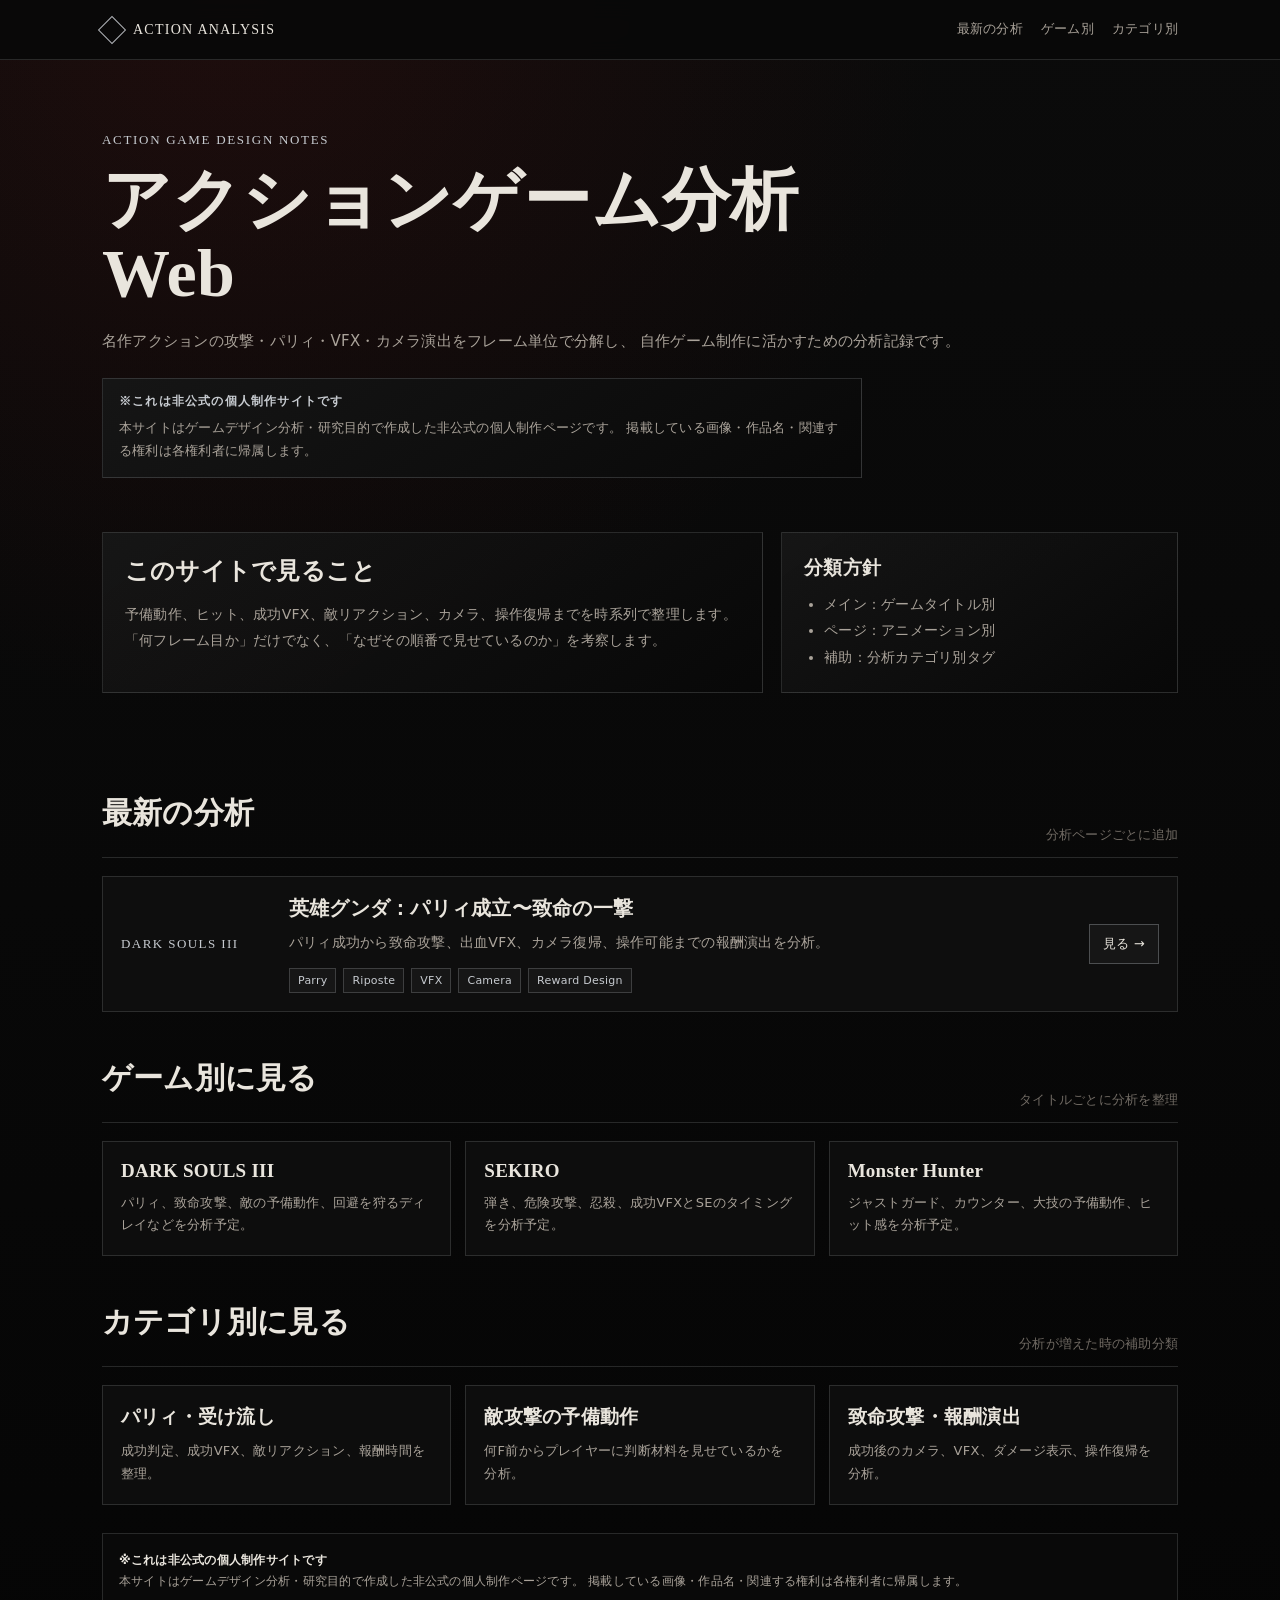
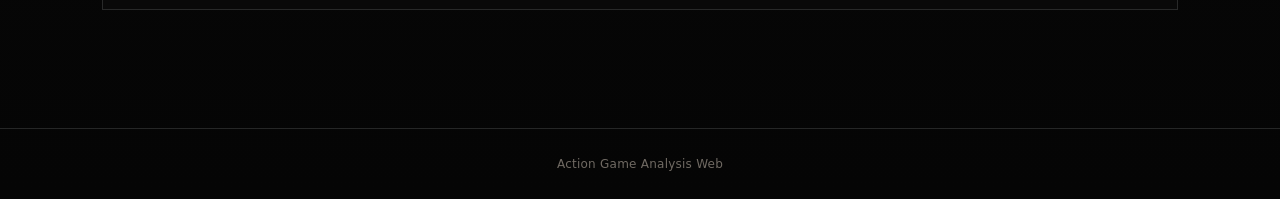
<file: index.html>
<!doctype html>
<html lang="ja">
<head>
    <meta charset="utf-8">
    <meta name="viewport" content="width=device-width, initial-scale=1">
    <title>アクションゲーム分析Web</title>
    <meta name="description" content="名作アクションの攻撃・パリィ・VFX・カメラ演出をフレーム単位で分解する分析サイト。">
    <link rel="stylesheet" href="assets/css/style.css">

    <!-- Google tag (gtag.js) -->
    <script async src="https://www.googletagmanager.com/gtag/js?id=G-NN587WGLJ1"></script>
    <script>
        window.dataLayer = window.dataLayer || [];
        function gtag() { dataLayer.push(arguments); }
        gtag('js', new Date());

        gtag('config', 'G-NN587WGLJ1');
    </script>
</head>

<body>
    <header class="site-header">
        <div class="header-inner">
            <a class="logo" href="index.html">
                <span class="logo-mark"></span>
                <span>Action Analysis</span>
            </a>

            <nav class="header-nav">
                <a href="#latest">最新の分析</a>
                <a href="#games">ゲーム別</a>
                <a href="#categories">カテゴリ別</a>
            </nav>
        </div>
    </header>

    <section class="hero">
        <div class="kicker">Action Game Design Notes</div>
        <h1>アクションゲーム分析Web</h1>
        <p>
            名作アクションの攻撃・パリィ・VFX・カメラ演出をフレーム単位で分解し、
            自作ゲーム制作に活かすための分析記録です。
        </p>

        <div class="hero-note">
            <strong>※これは非公式の個人制作サイトです</strong>
            <span>
                本サイトはゲームデザイン分析・研究目的で作成した非公式の個人制作ページです。
                掲載している画像・作品名・関連する権利は各権利者に帰属します。
            </span>
        </div>
    </section>

    <section class="quick-notes">
        <div class="note-panel">
            <h2>このサイトで見ること</h2>
            <p>
                予備動作、ヒット、成功VFX、敵リアクション、カメラ、操作復帰までを時系列で整理します。
                「何フレーム目か」だけでなく、「なぜその順番で見せているのか」を考察します。
            </p>
        </div>

        <div class="note-panel">
            <h3>分類方針</h3>
            <ul>
                <li>メイン：ゲームタイトル別</li>
                <li>ページ：アニメーション別</li>
                <li>補助：分析カテゴリ別タグ</li>
            </ul>
        </div>
    </section>

    <main class="main">
        <section id="latest">
            <div class="section-title">
                <h2>最新の分析</h2>
                <p>分析ページごとに追加</p>
            </div>

            <div class="analysis-list">
                <article class="analysis-item">
                    <div class="game-label">DARK SOULS III</div>

                    <div>
                        <h3>英雄グンダ：パリィ成立〜致命の一撃</h3>
                        <p>
                            パリィ成功から致命攻撃、出血VFX、カメラ復帰、操作可能までの報酬演出を分析。
                        </p>

                        <div class="tags">
                            <span class="tag">Parry</span>
                            <span class="tag">Riposte</span>
                            <span class="tag">VFX</span>
                            <span class="tag">Camera</span>
                            <span class="tag">Reward Design</span>
                        </div>
                    </div>

                    <a class="btn" href="pages/ds3/gundyr-parry.html">見る →</a>
                </article>
            </div>
        </section>

        <section id="games">
            <div class="section-title">
                <h2>ゲーム別に見る</h2>
                <p>タイトルごとに分析を整理</p>
            </div>

            <div class="game-grid">
                <article class="small-card">
                    <h3>DARK SOULS III</h3>
                    <p>パリィ、致命攻撃、敵の予備動作、回避を狩るディレイなどを分析予定。</p>
                </article>

                <article class="small-card">
                    <h3>SEKIRO</h3>
                    <p>弾き、危険攻撃、忍殺、成功VFXとSEのタイミングを分析予定。</p>
                </article>

                <article class="small-card">
                    <h3>Monster Hunter</h3>
                    <p>ジャストガード、カウンター、大技の予備動作、ヒット感を分析予定。</p>
                </article>
            </div>
        </section>

        <section id="categories">
            <div class="section-title">
                <h2>カテゴリ別に見る</h2>
                <p>分析が増えた時の補助分類</p>
            </div>

            <div class="category-grid">
                <article class="small-card">
                    <h3>パリィ・受け流し</h3>
                    <p>成功判定、成功VFX、敵リアクション、報酬時間を整理。</p>
                </article>

                <article class="small-card">
                    <h3>敵攻撃の予備動作</h3>
                    <p>何F前からプレイヤーに判断材料を見せているかを分析。</p>
                </article>

                <article class="small-card">
                    <h3>致命攻撃・報酬演出</h3>
                    <p>成功後のカメラ、VFX、ダメージ表示、操作復帰を分析。</p>
                </article>
            </div>
        </section>

        <div class="rights">
            <strong>※これは非公式の個人制作サイトです</strong><br>
            本サイトはゲームデザイン分析・研究目的で作成した非公式の個人制作ページです。
            掲載している画像・作品名・関連する権利は各権利者に帰属します。
        </div>
    </main>

    <footer class="footer">
        Action Game Analysis Web
    </footer>

    <script src="assets/js/main.js"></script>
</body>
</html>
</file>
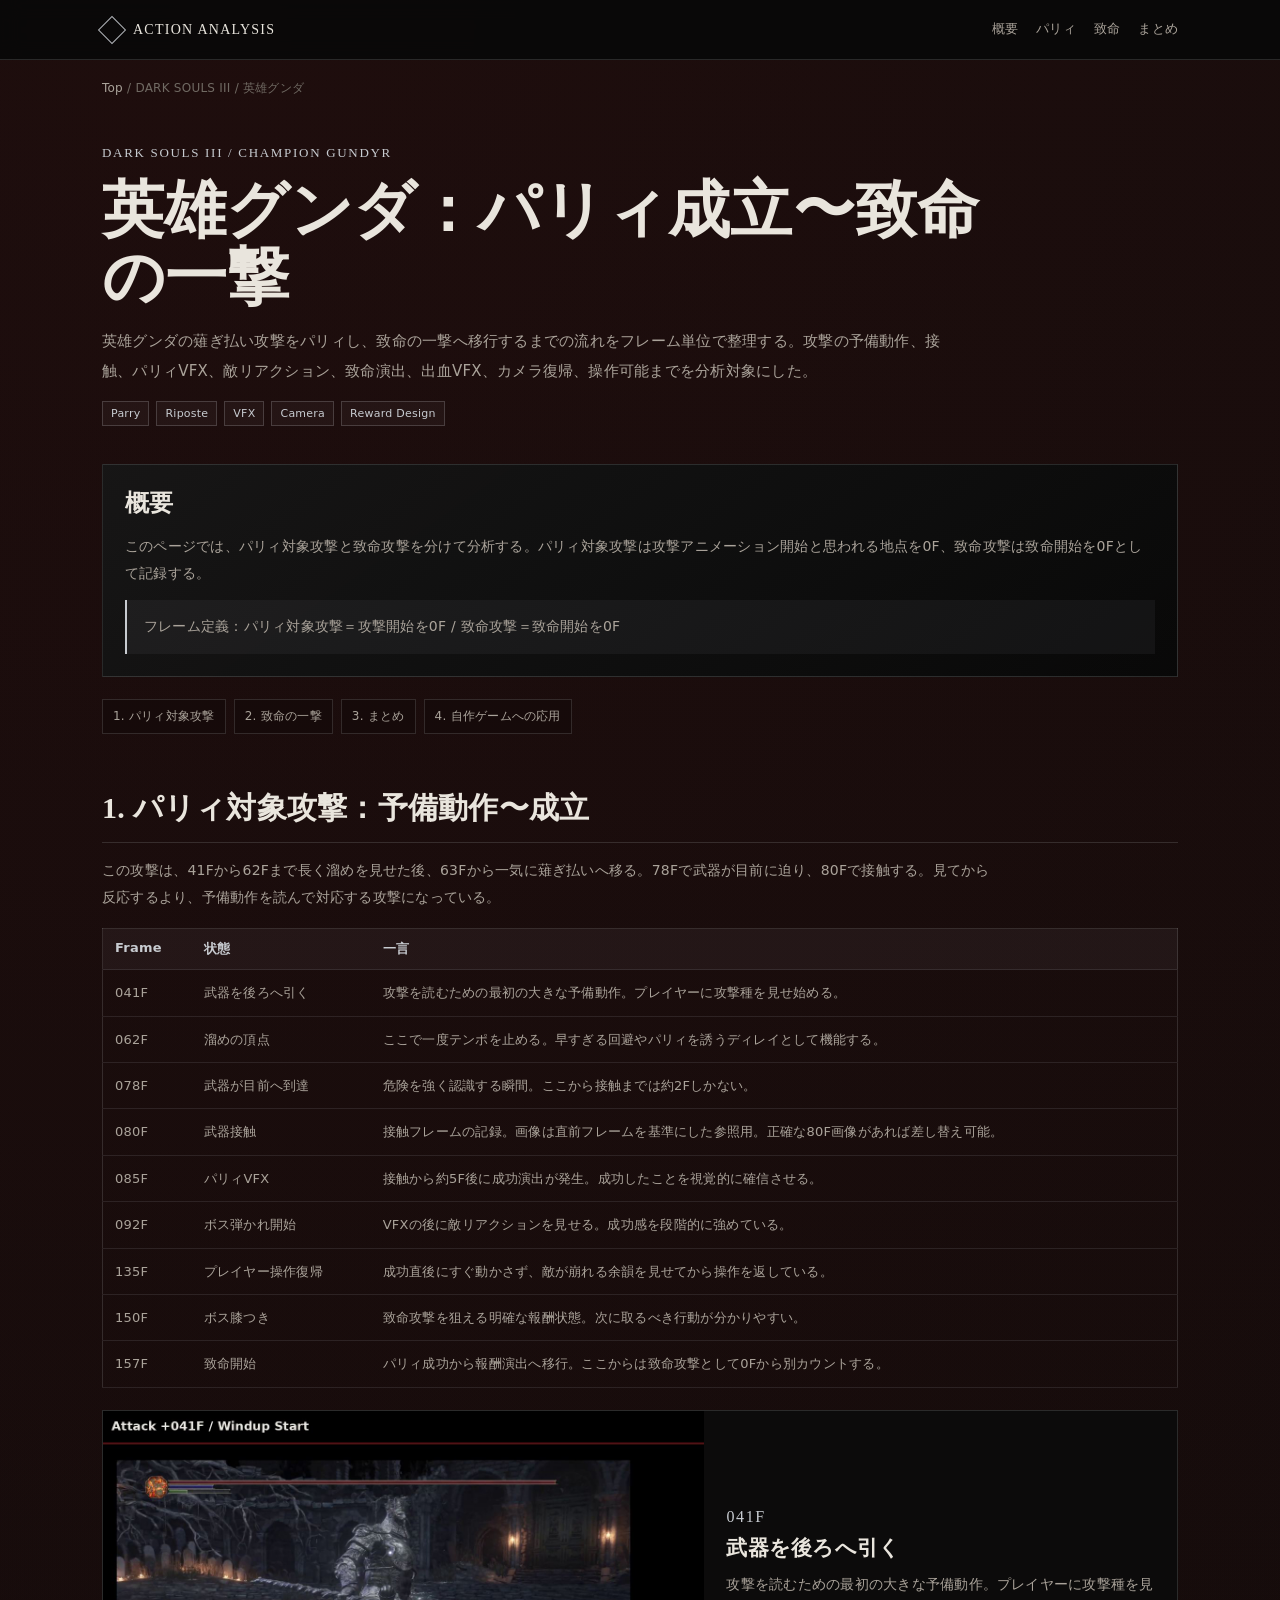
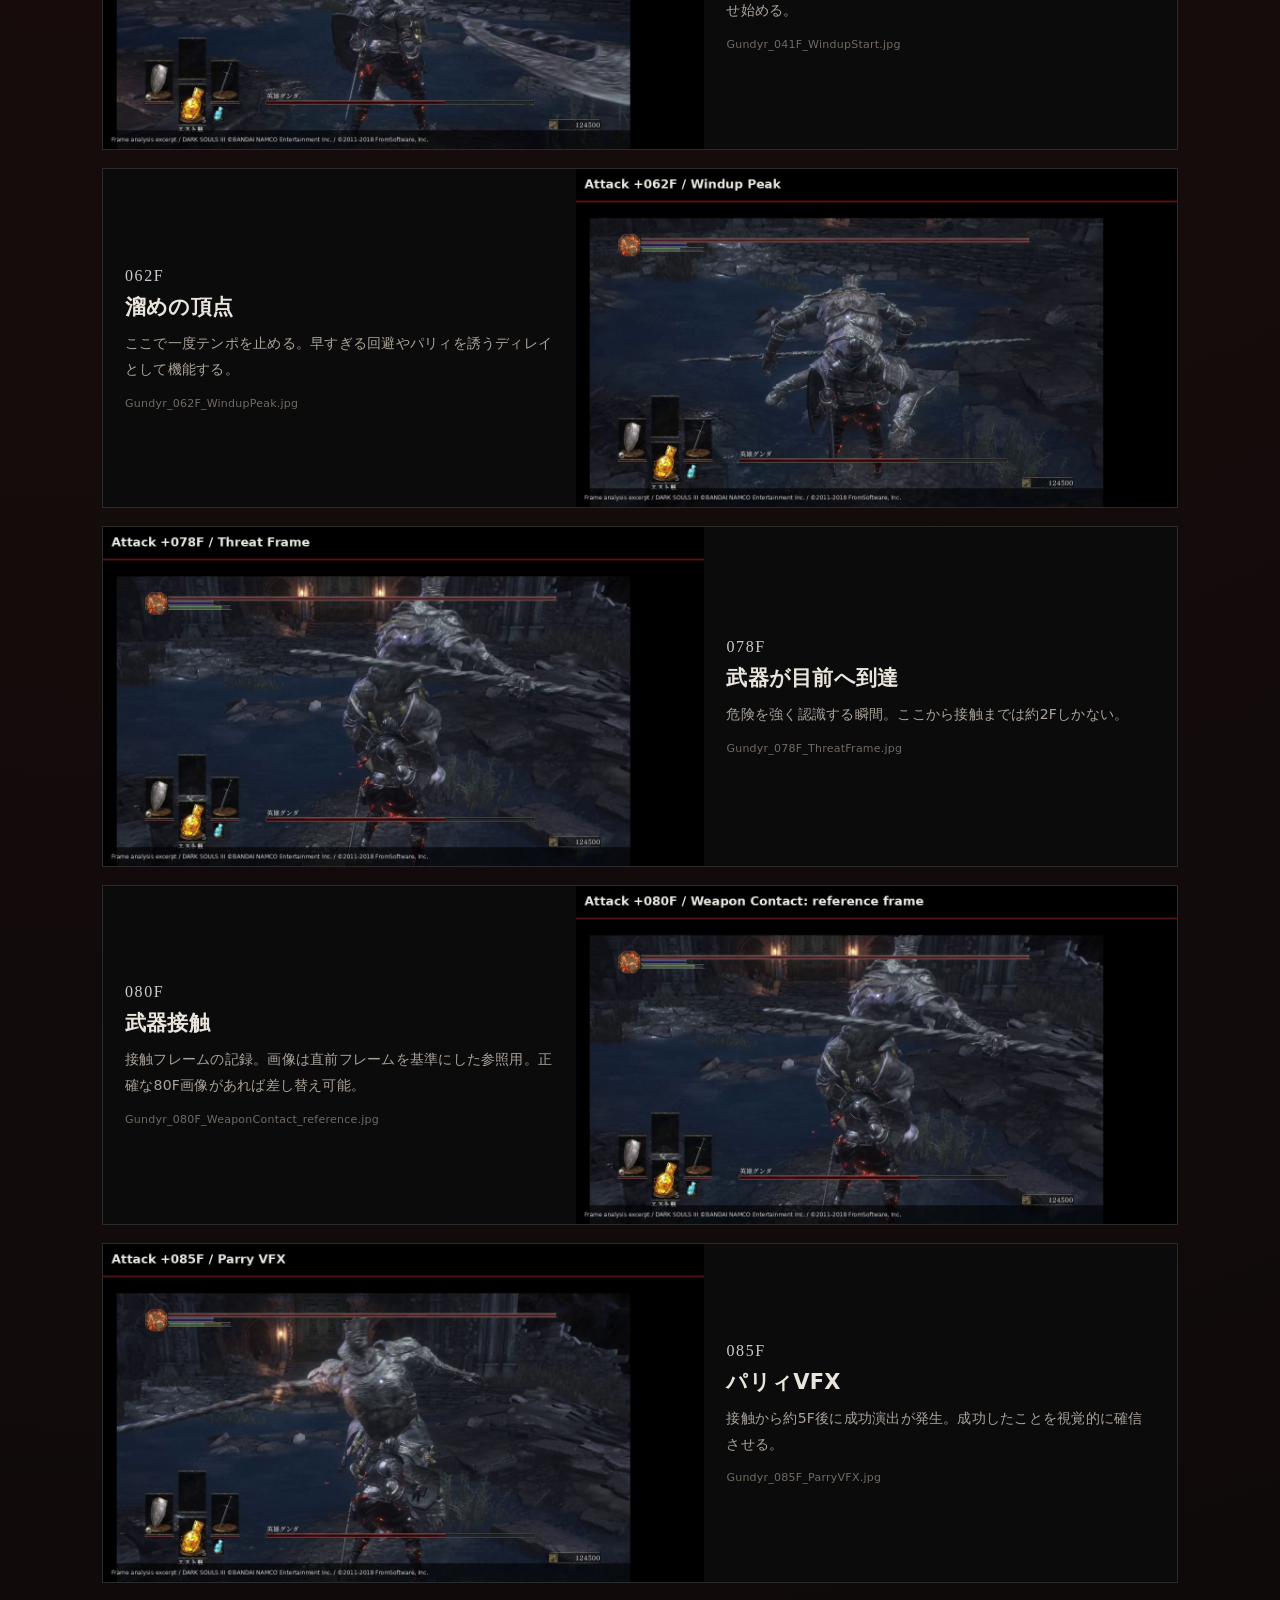
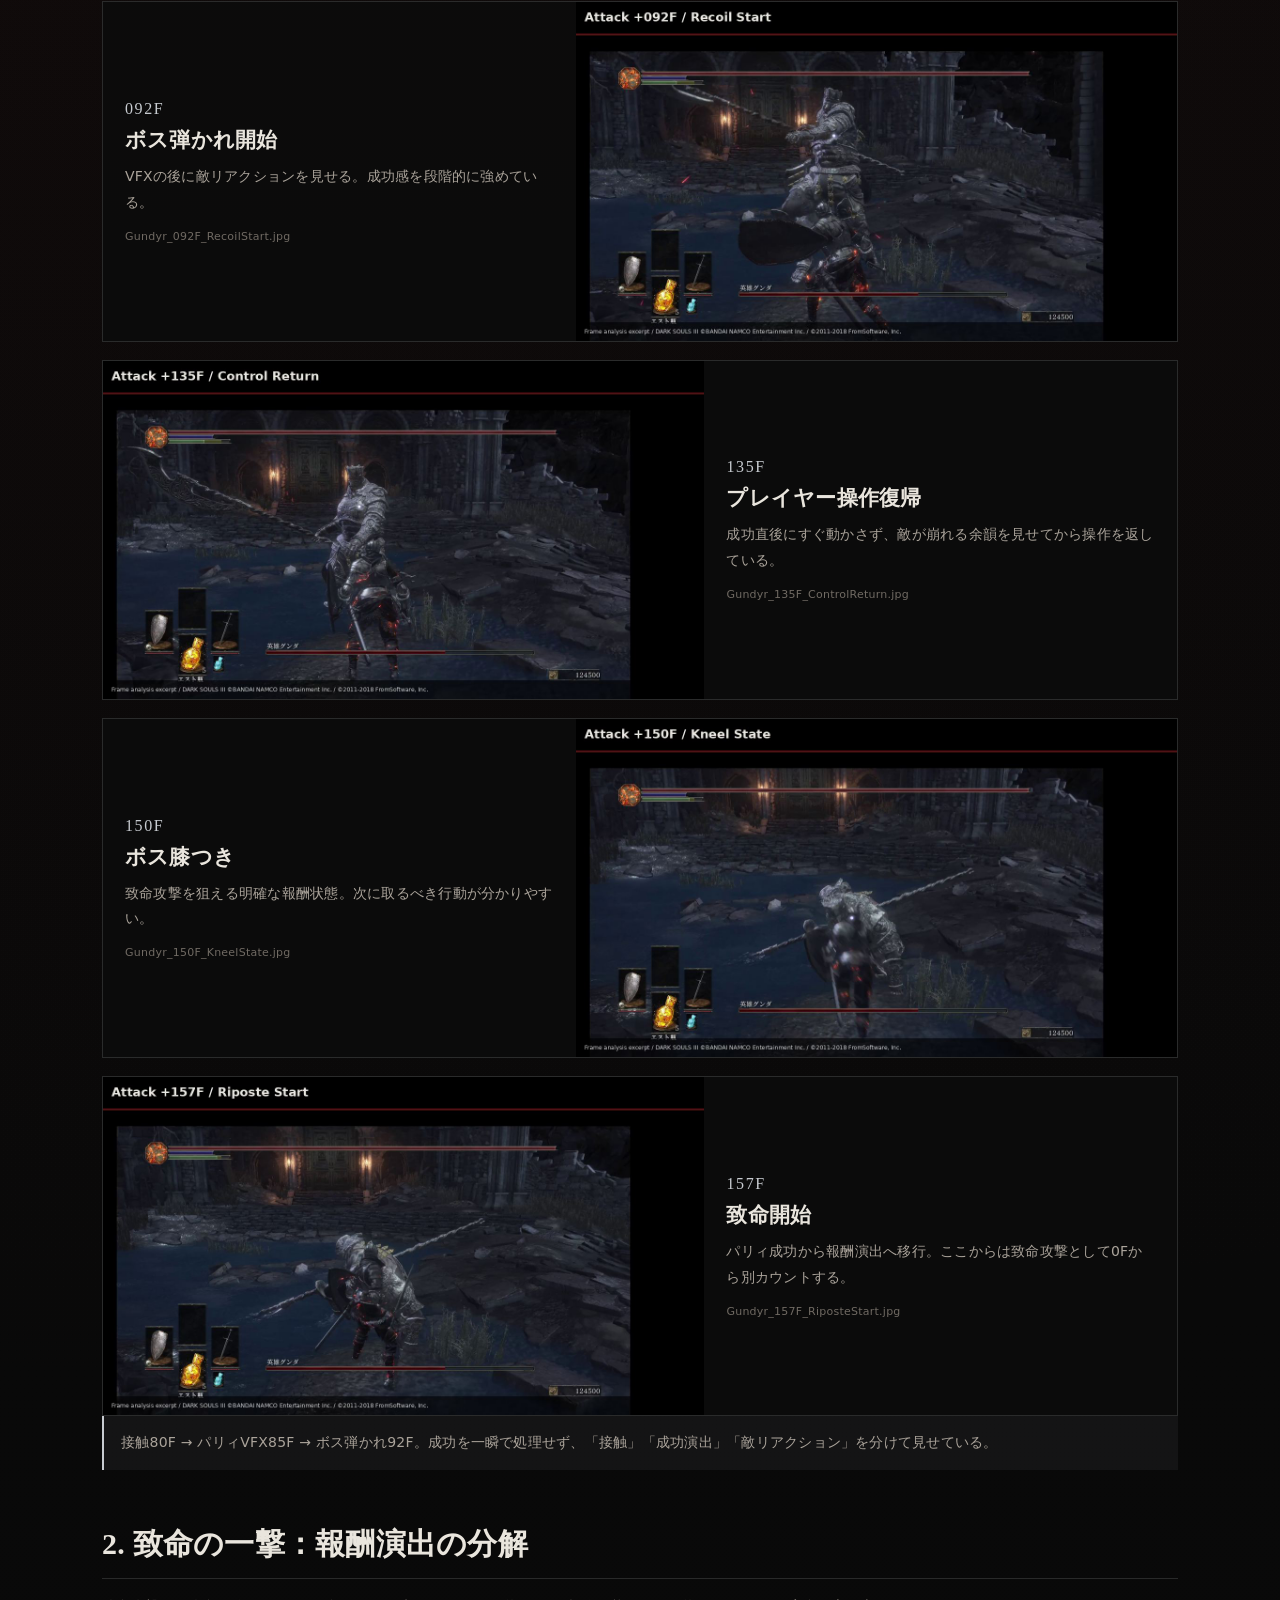
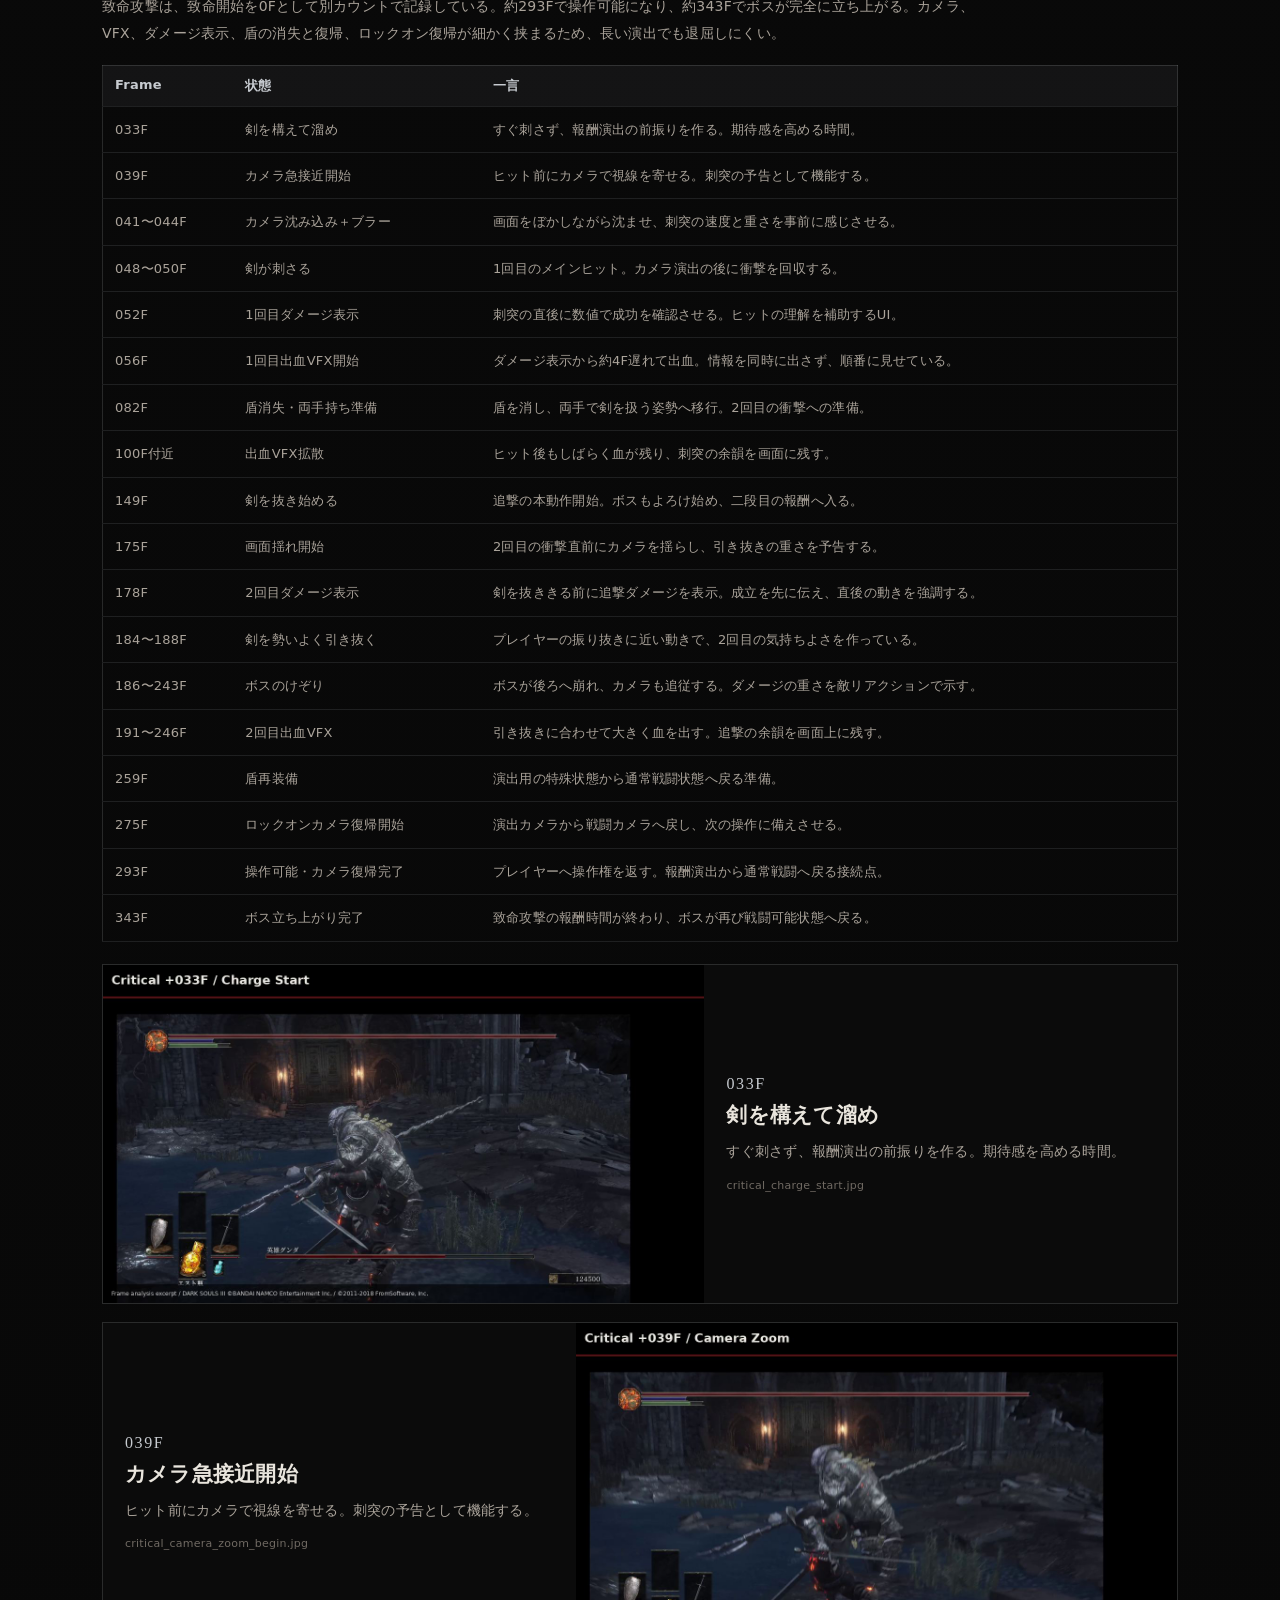
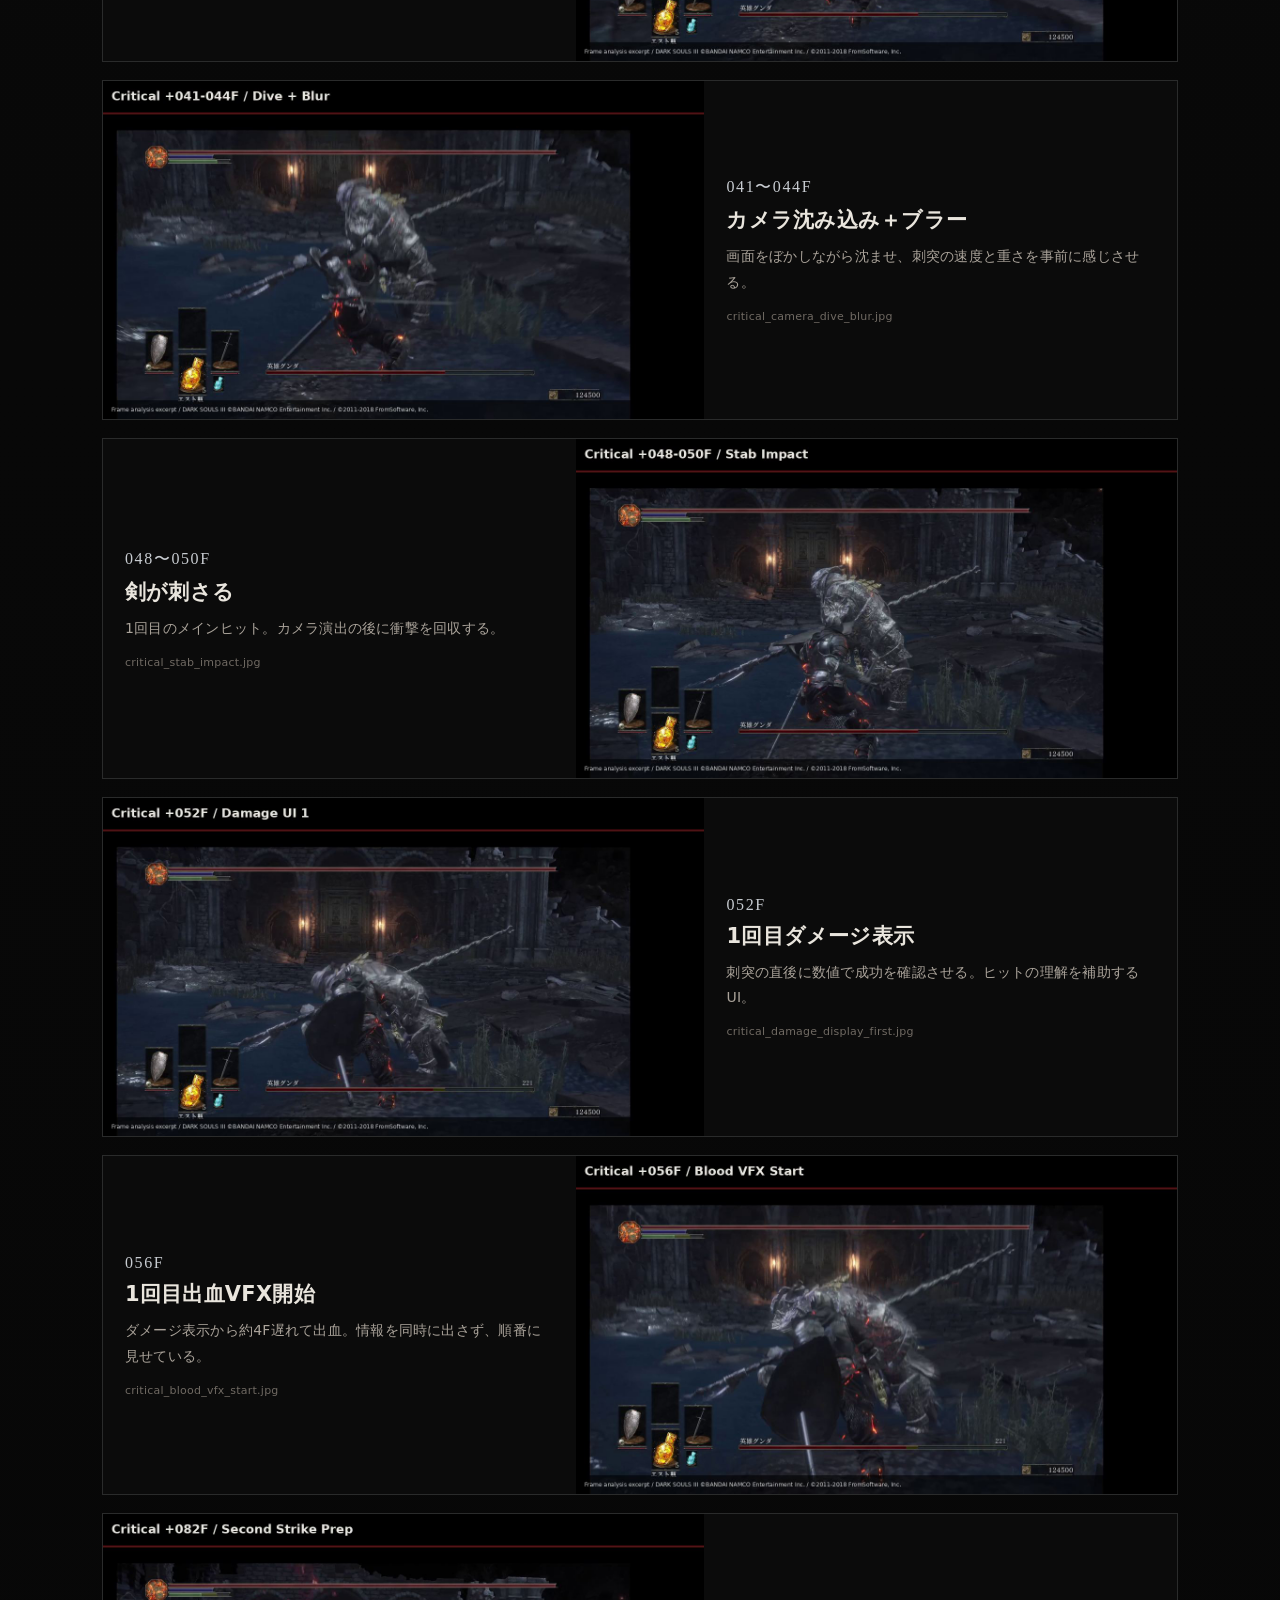
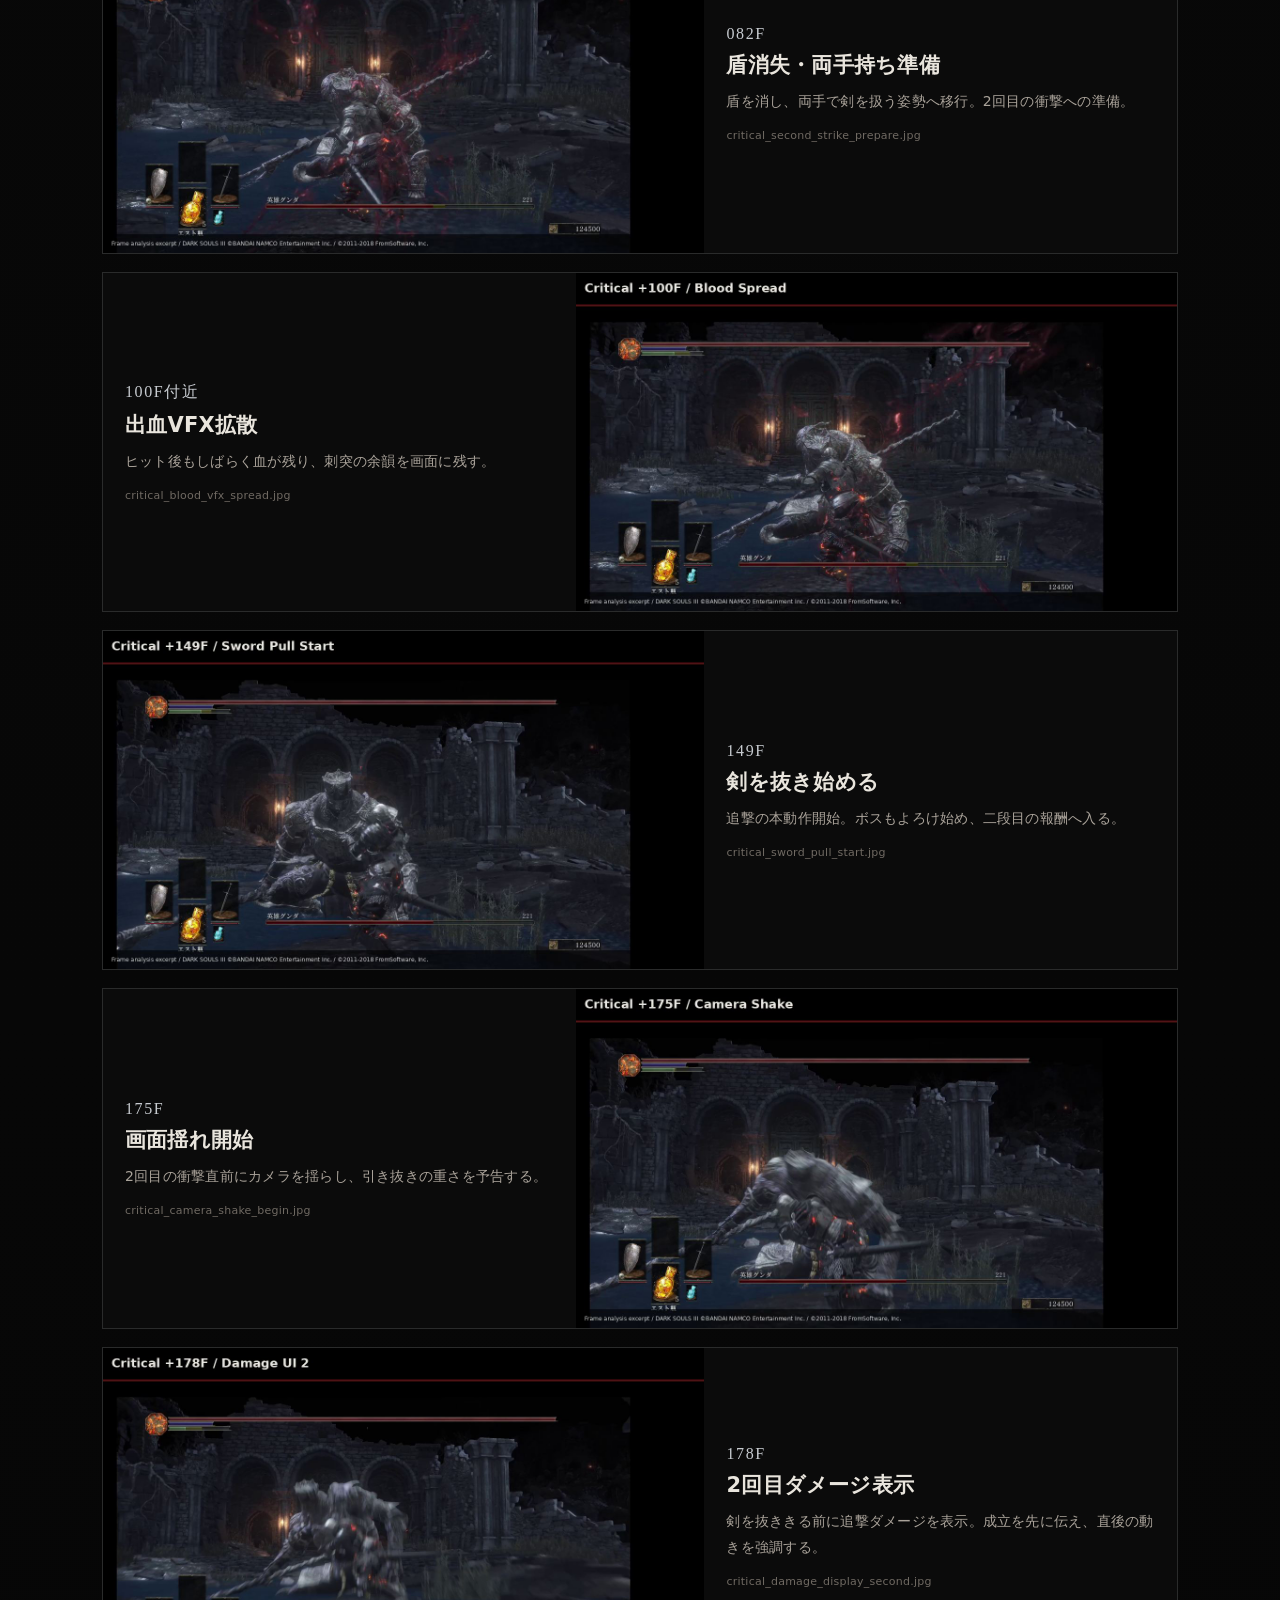
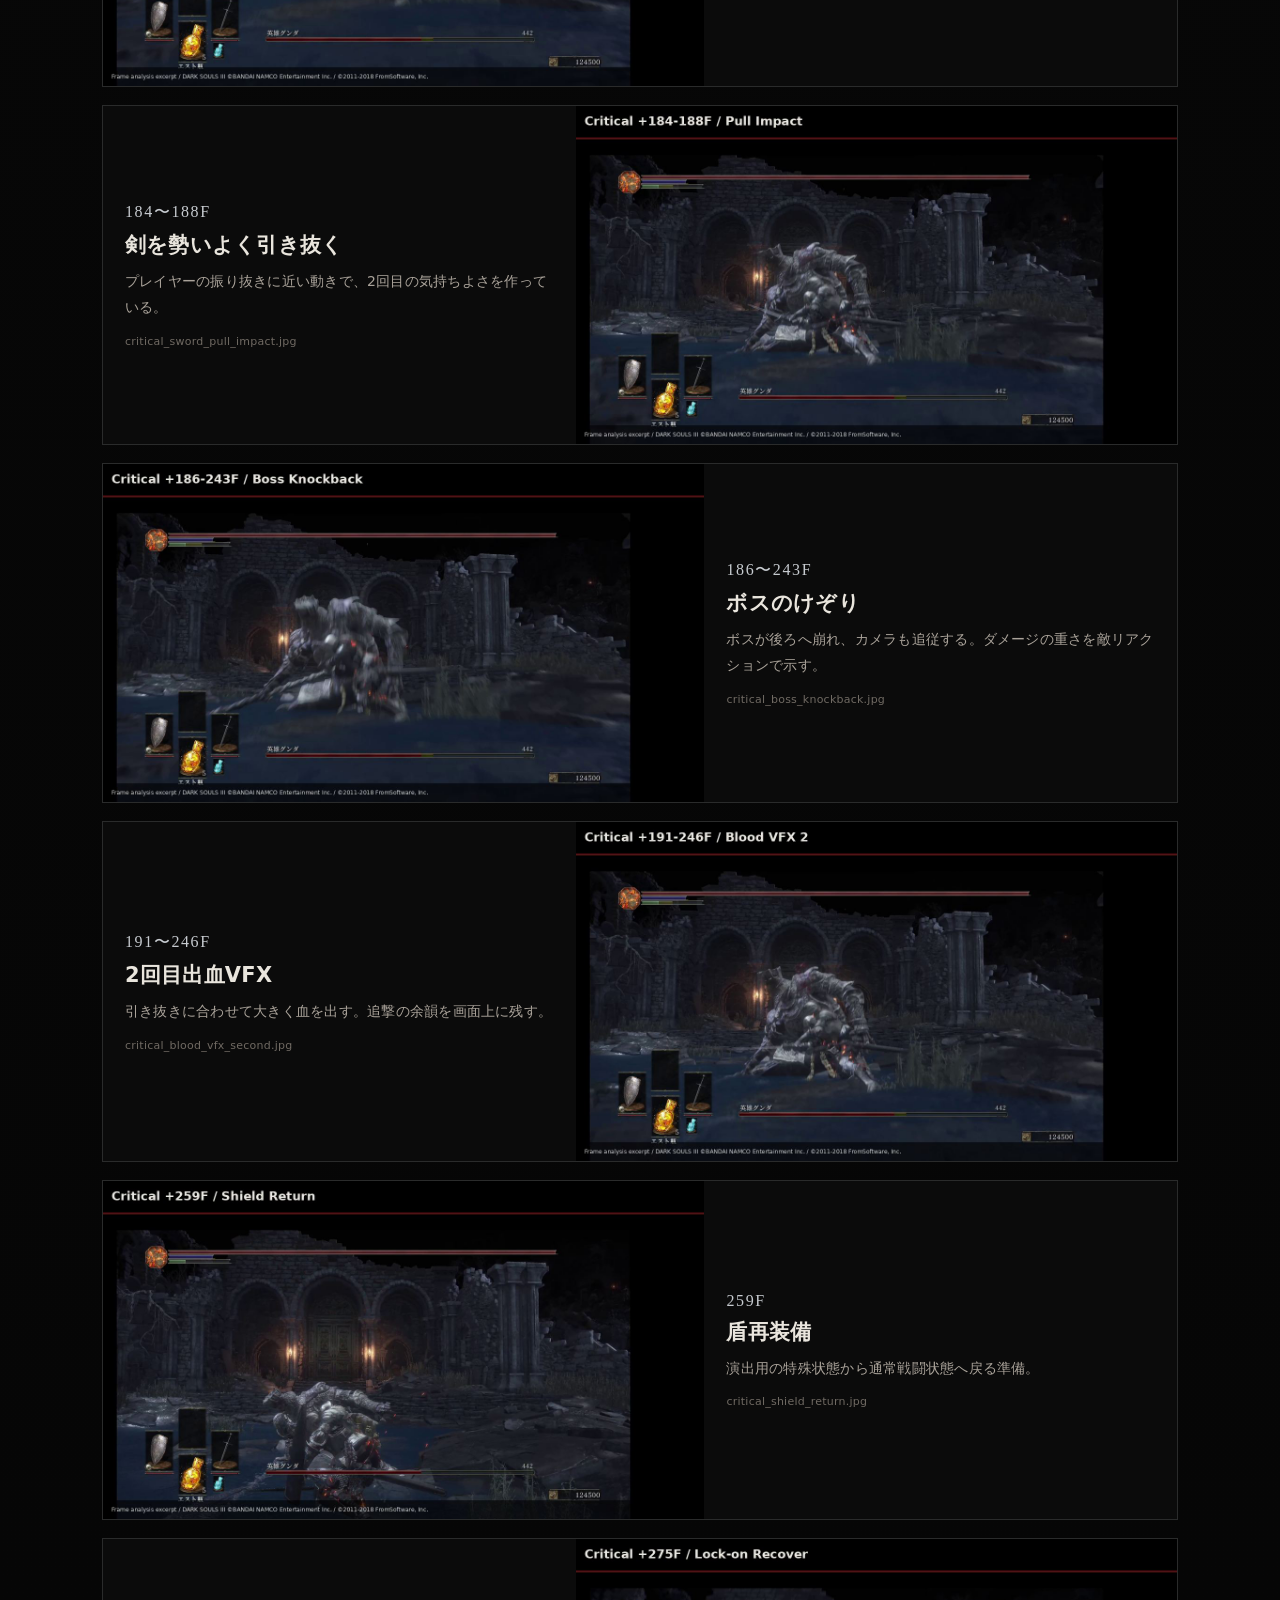
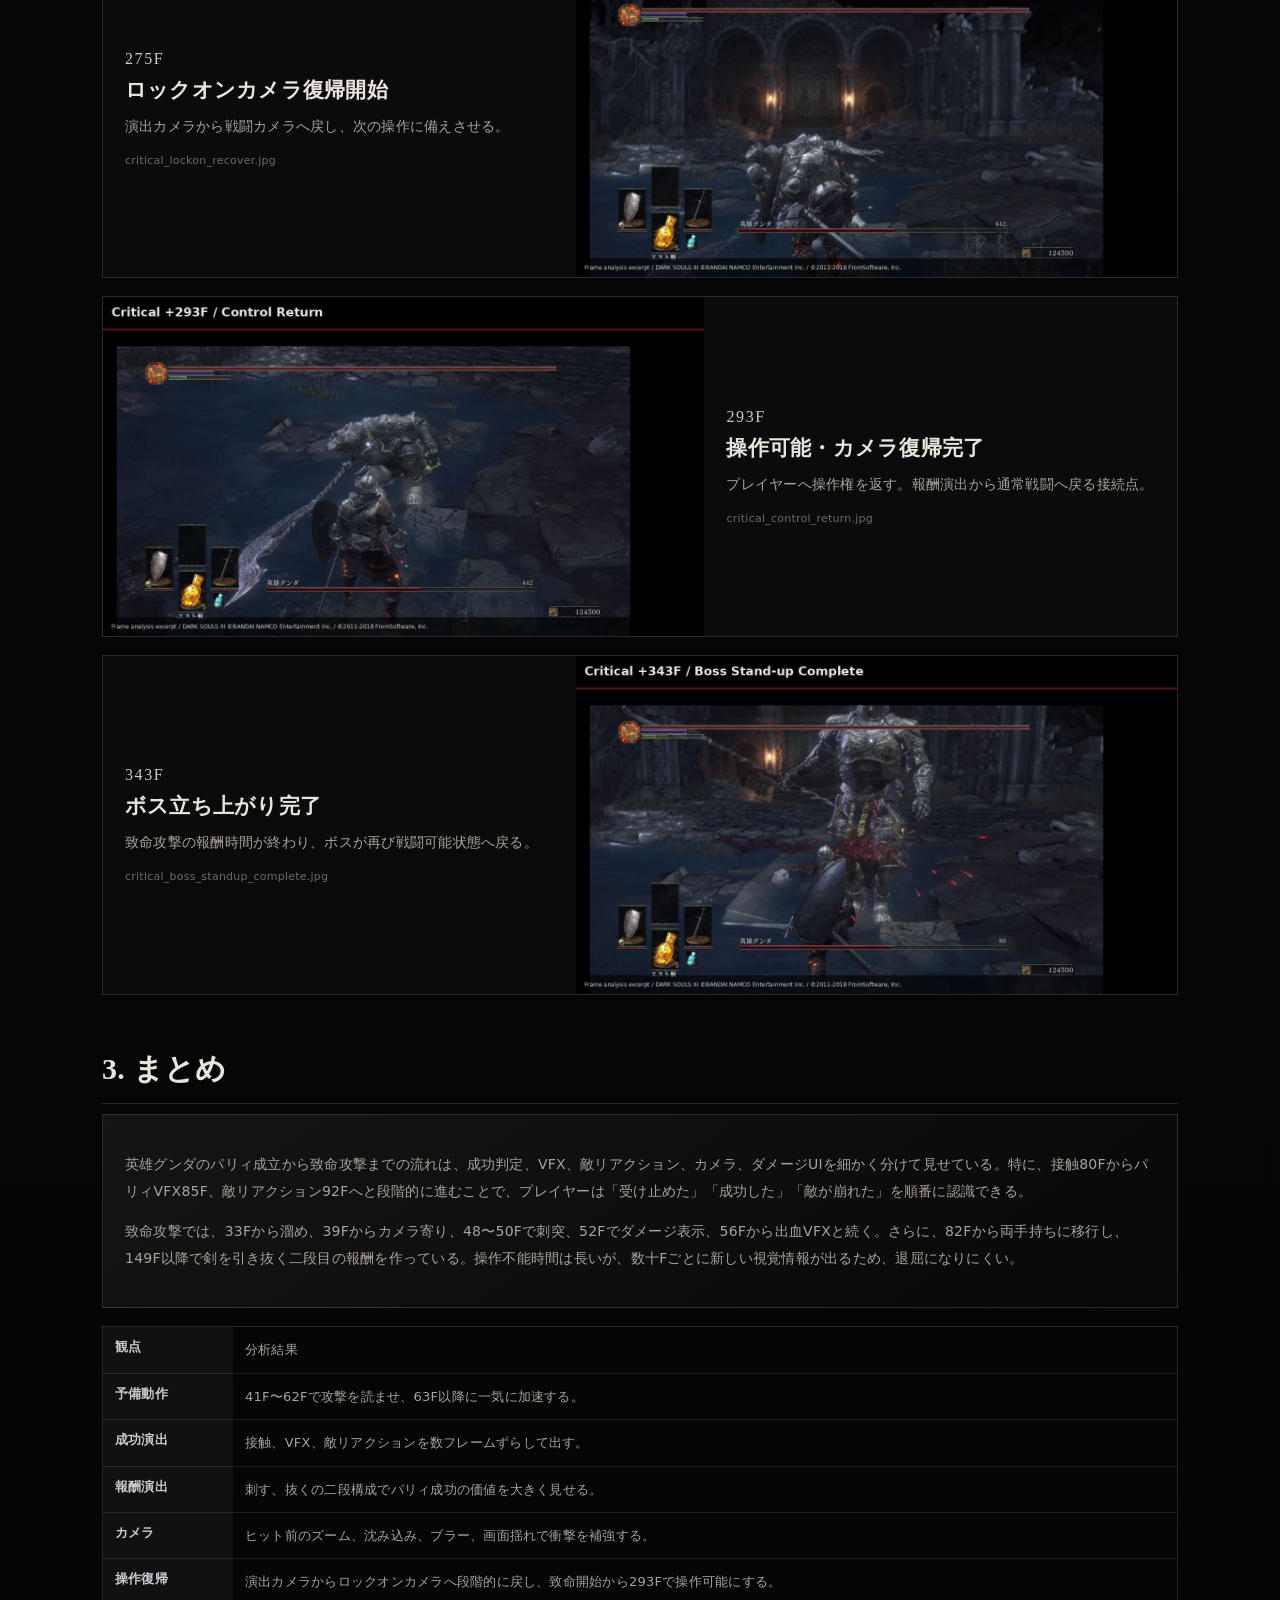
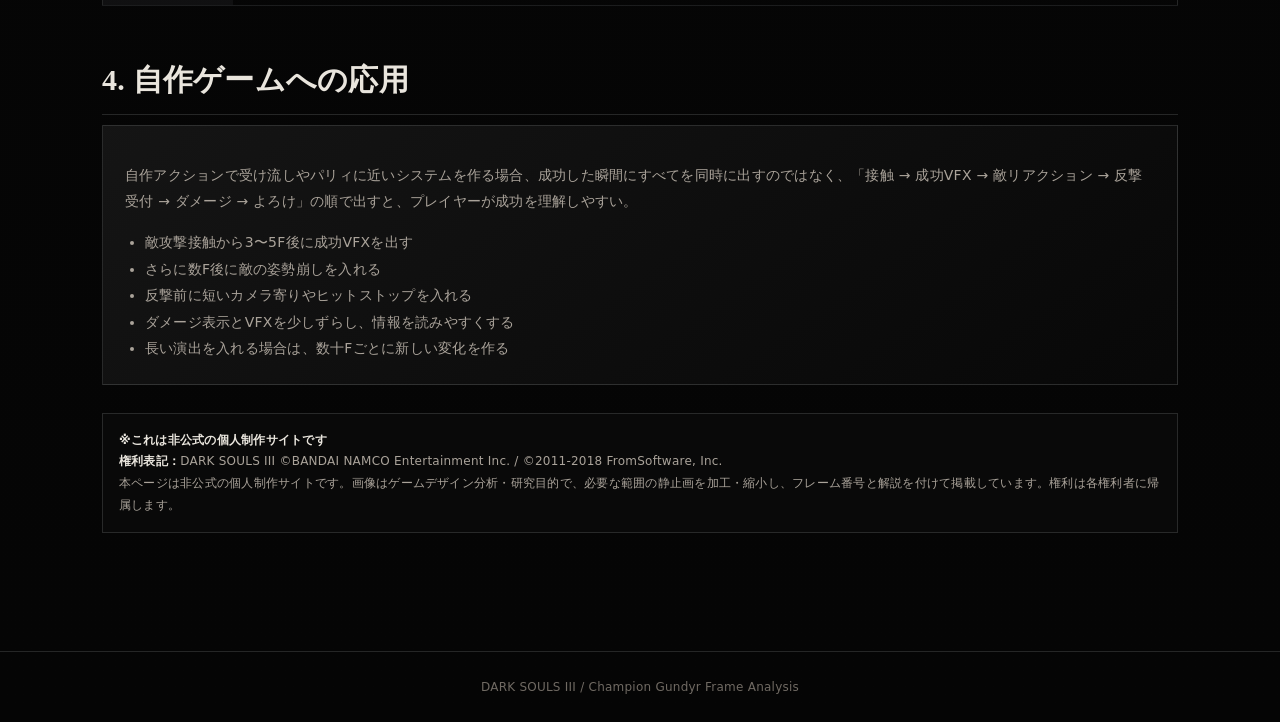
<file: pages/ds3/gundyr-parry.html>
<!doctype html><html lang="ja"><head><meta charset="utf-8"><meta name="viewport" content="width=device-width, initial-scale=1"><title>英雄グンダ：パリィ成立〜致命の一撃分析</title><meta name="description" content="DARK SOULS III 英雄グンダのパリィ成立から致命攻撃までをフレーム単位で分析。"><link rel="stylesheet" href="../../assets/css/style.css"></head><body><header class="site-header"><div class="header-inner"><a class="logo" href="../../index.html"><span class="logo-mark"></span><span>Action Analysis</span></a><nav class="header-nav"><a href="#overview">概要</a><a href="#parry">パリィ</a><a href="#critical">致命</a><a href="#summary">まとめ</a></nav></div></header><div class="breadcrumb"><a href="../../index.html">Top</a> / DARK SOULS III / 英雄グンダ</div><section class="page-hero"><div class="kicker">DARK SOULS III / Champion Gundyr</div><h1>英雄グンダ：パリィ成立〜致命の一撃</h1><p>英雄グンダの薙ぎ払い攻撃をパリィし、致命の一撃へ移行するまでの流れをフレーム単位で整理する。攻撃の予備動作、接触、パリィVFX、敵リアクション、致命演出、出血VFX、カメラ復帰、操作可能までを分析対象にした。</p><div class="tags"><span class="tag">Parry</span><span class="tag">Riposte</span><span class="tag">VFX</span><span class="tag">Camera</span><span class="tag">Reward Design</span></div></section><main class="main"><section id="overview" class="summary-panel"><h2>概要</h2><p>このページでは、パリィ対象攻撃と致命攻撃を分けて分析する。パリィ対象攻撃は攻撃アニメーション開始と思われる地点を0F、致命攻撃は致命開始を0Fとして記録する。</p><div class="rule-box">フレーム定義：パリィ対象攻撃＝攻撃開始を0F / 致命攻撃＝致命開始を0F</div></section><div class="local-nav"><a href="#parry">1. パリィ対象攻撃</a><a href="#critical">2. 致命の一撃</a><a href="#summary">3. まとめ</a><a href="#apply">4. 自作ゲームへの応用</a></div><section class="analysis-section" id="parry"><h2>1. パリィ対象攻撃：予備動作〜成立</h2><p class="section-lead">この攻撃は、41Fから62Fまで長く溜めを見せた後、63Fから一気に薙ぎ払いへ移る。78Fで武器が目前に迫り、80Fで接触する。見てから反応するより、予備動作を読んで対応する攻撃になっている。</p><table class="frame-table"><tr><th>Frame</th><th>状態</th><th>一言</th></tr><tr><td>041F</td><td>武器を後ろへ引く</td><td>攻撃を読むための最初の大きな予備動作。プレイヤーに攻撃種を見せ始める。</td></tr>
<tr><td>062F</td><td>溜めの頂点</td><td>ここで一度テンポを止める。早すぎる回避やパリィを誘うディレイとして機能する。</td></tr>
<tr><td>078F</td><td>武器が目前へ到達</td><td>危険を強く認識する瞬間。ここから接触までは約2Fしかない。</td></tr>
<tr><td>080F</td><td>武器接触</td><td>接触フレームの記録。画像は直前フレームを基準にした参照用。正確な80F画像があれば差し替え可能。</td></tr>
<tr><td>085F</td><td>パリィVFX</td><td>接触から約5F後に成功演出が発生。成功したことを視覚的に確信させる。</td></tr>
<tr><td>092F</td><td>ボス弾かれ開始</td><td>VFXの後に敵リアクションを見せる。成功感を段階的に強めている。</td></tr>
<tr><td>135F</td><td>プレイヤー操作復帰</td><td>成功直後にすぐ動かさず、敵が崩れる余韻を見せてから操作を返している。</td></tr>
<tr><td>150F</td><td>ボス膝つき</td><td>致命攻撃を狙える明確な報酬状態。次に取るべき行動が分かりやすい。</td></tr>
<tr><td>157F</td><td>致命開始</td><td>パリィ成功から報酬演出へ移行。ここからは致命攻撃として0Fから別カウントする。</td></tr></table><div class="frame-list"><article class="frame-card"><div class="frame-image"><img src="../../assets/images/ds3_gundyr_parry/Gundyr_041F_WindupStart.jpg" alt="041F 武器を後ろへ引く"></div><div class="frame-text"><div class="frame-no">041F</div><h3>武器を後ろへ引く</h3><p>攻撃を読むための最初の大きな予備動作。プレイヤーに攻撃種を見せ始める。</p><div class="frame-meta">Gundyr_041F_WindupStart.jpg</div></div></article>
<article class="frame-card"><div class="frame-image"><img src="../../assets/images/ds3_gundyr_parry/Gundyr_062F_WindupPeak.jpg" alt="062F 溜めの頂点"></div><div class="frame-text"><div class="frame-no">062F</div><h3>溜めの頂点</h3><p>ここで一度テンポを止める。早すぎる回避やパリィを誘うディレイとして機能する。</p><div class="frame-meta">Gundyr_062F_WindupPeak.jpg</div></div></article>
<article class="frame-card"><div class="frame-image"><img src="../../assets/images/ds3_gundyr_parry/Gundyr_078F_ThreatFrame.jpg" alt="078F 武器が目前へ到達"></div><div class="frame-text"><div class="frame-no">078F</div><h3>武器が目前へ到達</h3><p>危険を強く認識する瞬間。ここから接触までは約2Fしかない。</p><div class="frame-meta">Gundyr_078F_ThreatFrame.jpg</div></div></article>
<article class="frame-card"><div class="frame-image"><img src="../../assets/images/ds3_gundyr_parry/Gundyr_080F_WeaponContact_reference.jpg" alt="080F 武器接触"></div><div class="frame-text"><div class="frame-no">080F</div><h3>武器接触</h3><p>接触フレームの記録。画像は直前フレームを基準にした参照用。正確な80F画像があれば差し替え可能。</p><div class="frame-meta">Gundyr_080F_WeaponContact_reference.jpg</div></div></article>
<article class="frame-card"><div class="frame-image"><img src="../../assets/images/ds3_gundyr_parry/Gundyr_085F_ParryVFX.jpg" alt="085F パリィVFX"></div><div class="frame-text"><div class="frame-no">085F</div><h3>パリィVFX</h3><p>接触から約5F後に成功演出が発生。成功したことを視覚的に確信させる。</p><div class="frame-meta">Gundyr_085F_ParryVFX.jpg</div></div></article>
<article class="frame-card"><div class="frame-image"><img src="../../assets/images/ds3_gundyr_parry/Gundyr_092F_RecoilStart.jpg" alt="092F ボス弾かれ開始"></div><div class="frame-text"><div class="frame-no">092F</div><h3>ボス弾かれ開始</h3><p>VFXの後に敵リアクションを見せる。成功感を段階的に強めている。</p><div class="frame-meta">Gundyr_092F_RecoilStart.jpg</div></div></article>
<article class="frame-card"><div class="frame-image"><img src="../../assets/images/ds3_gundyr_parry/Gundyr_135F_ControlReturn.jpg" alt="135F プレイヤー操作復帰"></div><div class="frame-text"><div class="frame-no">135F</div><h3>プレイヤー操作復帰</h3><p>成功直後にすぐ動かさず、敵が崩れる余韻を見せてから操作を返している。</p><div class="frame-meta">Gundyr_135F_ControlReturn.jpg</div></div></article>
<article class="frame-card"><div class="frame-image"><img src="../../assets/images/ds3_gundyr_parry/Gundyr_150F_KneelState.jpg" alt="150F ボス膝つき"></div><div class="frame-text"><div class="frame-no">150F</div><h3>ボス膝つき</h3><p>致命攻撃を狙える明確な報酬状態。次に取るべき行動が分かりやすい。</p><div class="frame-meta">Gundyr_150F_KneelState.jpg</div></div></article>
<article class="frame-card"><div class="frame-image"><img src="../../assets/images/ds3_gundyr_parry/Gundyr_157F_RiposteStart.jpg" alt="157F 致命開始"></div><div class="frame-text"><div class="frame-no">157F</div><h3>致命開始</h3><p>パリィ成功から報酬演出へ移行。ここからは致命攻撃として0Fから別カウントする。</p><div class="frame-meta">Gundyr_157F_RiposteStart.jpg</div></div></article></div><div class="rule-box">接触80F → パリィVFX85F → ボス弾かれ92F。成功を一瞬で処理せず、「接触」「成功演出」「敵リアクション」を分けて見せている。</div></section><section class="analysis-section" id="critical"><h2>2. 致命の一撃：報酬演出の分解</h2><p class="section-lead">致命攻撃は、致命開始を0Fとして別カウントで記録している。約293Fで操作可能になり、約343Fでボスが完全に立ち上がる。カメラ、VFX、ダメージ表示、盾の消失と復帰、ロックオン復帰が細かく挟まるため、長い演出でも退屈しにくい。</p><table class="frame-table"><tr><th>Frame</th><th>状態</th><th>一言</th></tr><tr><td>033F</td><td>剣を構えて溜め</td><td>すぐ刺さず、報酬演出の前振りを作る。期待感を高める時間。</td></tr>
<tr><td>039F</td><td>カメラ急接近開始</td><td>ヒット前にカメラで視線を寄せる。刺突の予告として機能する。</td></tr>
<tr><td>041〜044F</td><td>カメラ沈み込み＋ブラー</td><td>画面をぼかしながら沈ませ、刺突の速度と重さを事前に感じさせる。</td></tr>
<tr><td>048〜050F</td><td>剣が刺さる</td><td>1回目のメインヒット。カメラ演出の後に衝撃を回収する。</td></tr>
<tr><td>052F</td><td>1回目ダメージ表示</td><td>刺突の直後に数値で成功を確認させる。ヒットの理解を補助するUI。</td></tr>
<tr><td>056F</td><td>1回目出血VFX開始</td><td>ダメージ表示から約4F遅れて出血。情報を同時に出さず、順番に見せている。</td></tr>
<tr><td>082F</td><td>盾消失・両手持ち準備</td><td>盾を消し、両手で剣を扱う姿勢へ移行。2回目の衝撃への準備。</td></tr>
<tr><td>100F付近</td><td>出血VFX拡散</td><td>ヒット後もしばらく血が残り、刺突の余韻を画面に残す。</td></tr>
<tr><td>149F</td><td>剣を抜き始める</td><td>追撃の本動作開始。ボスもよろけ始め、二段目の報酬へ入る。</td></tr>
<tr><td>175F</td><td>画面揺れ開始</td><td>2回目の衝撃直前にカメラを揺らし、引き抜きの重さを予告する。</td></tr>
<tr><td>178F</td><td>2回目ダメージ表示</td><td>剣を抜ききる前に追撃ダメージを表示。成立を先に伝え、直後の動きを強調する。</td></tr>
<tr><td>184〜188F</td><td>剣を勢いよく引き抜く</td><td>プレイヤーの振り抜きに近い動きで、2回目の気持ちよさを作っている。</td></tr>
<tr><td>186〜243F</td><td>ボスのけぞり</td><td>ボスが後ろへ崩れ、カメラも追従する。ダメージの重さを敵リアクションで示す。</td></tr>
<tr><td>191〜246F</td><td>2回目出血VFX</td><td>引き抜きに合わせて大きく血を出す。追撃の余韻を画面上に残す。</td></tr>
<tr><td>259F</td><td>盾再装備</td><td>演出用の特殊状態から通常戦闘状態へ戻る準備。</td></tr>
<tr><td>275F</td><td>ロックオンカメラ復帰開始</td><td>演出カメラから戦闘カメラへ戻し、次の操作に備えさせる。</td></tr>
<tr><td>293F</td><td>操作可能・カメラ復帰完了</td><td>プレイヤーへ操作権を返す。報酬演出から通常戦闘へ戻る接続点。</td></tr>
<tr><td>343F</td><td>ボス立ち上がり完了</td><td>致命攻撃の報酬時間が終わり、ボスが再び戦闘可能状態へ戻る。</td></tr></table><div class="frame-list"><article class="frame-card"><div class="frame-image"><img src="../../assets/images/ds3_gundyr_parry/critical_charge_start.jpg" alt="033F 剣を構えて溜め"></div><div class="frame-text"><div class="frame-no">033F</div><h3>剣を構えて溜め</h3><p>すぐ刺さず、報酬演出の前振りを作る。期待感を高める時間。</p><div class="frame-meta">critical_charge_start.jpg</div></div></article>
<article class="frame-card"><div class="frame-image"><img src="../../assets/images/ds3_gundyr_parry/critical_camera_zoom_begin.jpg" alt="039F カメラ急接近開始"></div><div class="frame-text"><div class="frame-no">039F</div><h3>カメラ急接近開始</h3><p>ヒット前にカメラで視線を寄せる。刺突の予告として機能する。</p><div class="frame-meta">critical_camera_zoom_begin.jpg</div></div></article>
<article class="frame-card"><div class="frame-image"><img src="../../assets/images/ds3_gundyr_parry/critical_camera_dive_blur.jpg" alt="041〜044F カメラ沈み込み＋ブラー"></div><div class="frame-text"><div class="frame-no">041〜044F</div><h3>カメラ沈み込み＋ブラー</h3><p>画面をぼかしながら沈ませ、刺突の速度と重さを事前に感じさせる。</p><div class="frame-meta">critical_camera_dive_blur.jpg</div></div></article>
<article class="frame-card"><div class="frame-image"><img src="../../assets/images/ds3_gundyr_parry/critical_stab_impact.jpg" alt="048〜050F 剣が刺さる"></div><div class="frame-text"><div class="frame-no">048〜050F</div><h3>剣が刺さる</h3><p>1回目のメインヒット。カメラ演出の後に衝撃を回収する。</p><div class="frame-meta">critical_stab_impact.jpg</div></div></article>
<article class="frame-card"><div class="frame-image"><img src="../../assets/images/ds3_gundyr_parry/critical_damage_display_first.jpg" alt="052F 1回目ダメージ表示"></div><div class="frame-text"><div class="frame-no">052F</div><h3>1回目ダメージ表示</h3><p>刺突の直後に数値で成功を確認させる。ヒットの理解を補助するUI。</p><div class="frame-meta">critical_damage_display_first.jpg</div></div></article>
<article class="frame-card"><div class="frame-image"><img src="../../assets/images/ds3_gundyr_parry/critical_blood_vfx_start.jpg" alt="056F 1回目出血VFX開始"></div><div class="frame-text"><div class="frame-no">056F</div><h3>1回目出血VFX開始</h3><p>ダメージ表示から約4F遅れて出血。情報を同時に出さず、順番に見せている。</p><div class="frame-meta">critical_blood_vfx_start.jpg</div></div></article>
<article class="frame-card"><div class="frame-image"><img src="../../assets/images/ds3_gundyr_parry/critical_second_strike_prepare.jpg" alt="082F 盾消失・両手持ち準備"></div><div class="frame-text"><div class="frame-no">082F</div><h3>盾消失・両手持ち準備</h3><p>盾を消し、両手で剣を扱う姿勢へ移行。2回目の衝撃への準備。</p><div class="frame-meta">critical_second_strike_prepare.jpg</div></div></article>
<article class="frame-card"><div class="frame-image"><img src="../../assets/images/ds3_gundyr_parry/critical_blood_vfx_spread.jpg" alt="100F付近 出血VFX拡散"></div><div class="frame-text"><div class="frame-no">100F付近</div><h3>出血VFX拡散</h3><p>ヒット後もしばらく血が残り、刺突の余韻を画面に残す。</p><div class="frame-meta">critical_blood_vfx_spread.jpg</div></div></article>
<article class="frame-card"><div class="frame-image"><img src="../../assets/images/ds3_gundyr_parry/critical_sword_pull_start.jpg" alt="149F 剣を抜き始める"></div><div class="frame-text"><div class="frame-no">149F</div><h3>剣を抜き始める</h3><p>追撃の本動作開始。ボスもよろけ始め、二段目の報酬へ入る。</p><div class="frame-meta">critical_sword_pull_start.jpg</div></div></article>
<article class="frame-card"><div class="frame-image"><img src="../../assets/images/ds3_gundyr_parry/critical_camera_shake_begin.jpg" alt="175F 画面揺れ開始"></div><div class="frame-text"><div class="frame-no">175F</div><h3>画面揺れ開始</h3><p>2回目の衝撃直前にカメラを揺らし、引き抜きの重さを予告する。</p><div class="frame-meta">critical_camera_shake_begin.jpg</div></div></article>
<article class="frame-card"><div class="frame-image"><img src="../../assets/images/ds3_gundyr_parry/critical_damage_display_second.jpg" alt="178F 2回目ダメージ表示"></div><div class="frame-text"><div class="frame-no">178F</div><h3>2回目ダメージ表示</h3><p>剣を抜ききる前に追撃ダメージを表示。成立を先に伝え、直後の動きを強調する。</p><div class="frame-meta">critical_damage_display_second.jpg</div></div></article>
<article class="frame-card"><div class="frame-image"><img src="../../assets/images/ds3_gundyr_parry/critical_sword_pull_impact.jpg" alt="184〜188F 剣を勢いよく引き抜く"></div><div class="frame-text"><div class="frame-no">184〜188F</div><h3>剣を勢いよく引き抜く</h3><p>プレイヤーの振り抜きに近い動きで、2回目の気持ちよさを作っている。</p><div class="frame-meta">critical_sword_pull_impact.jpg</div></div></article>
<article class="frame-card"><div class="frame-image"><img src="../../assets/images/ds3_gundyr_parry/critical_boss_knockback.jpg" alt="186〜243F ボスのけぞり"></div><div class="frame-text"><div class="frame-no">186〜243F</div><h3>ボスのけぞり</h3><p>ボスが後ろへ崩れ、カメラも追従する。ダメージの重さを敵リアクションで示す。</p><div class="frame-meta">critical_boss_knockback.jpg</div></div></article>
<article class="frame-card"><div class="frame-image"><img src="../../assets/images/ds3_gundyr_parry/critical_blood_vfx_second.jpg" alt="191〜246F 2回目出血VFX"></div><div class="frame-text"><div class="frame-no">191〜246F</div><h3>2回目出血VFX</h3><p>引き抜きに合わせて大きく血を出す。追撃の余韻を画面上に残す。</p><div class="frame-meta">critical_blood_vfx_second.jpg</div></div></article>
<article class="frame-card"><div class="frame-image"><img src="../../assets/images/ds3_gundyr_parry/critical_shield_return.jpg" alt="259F 盾再装備"></div><div class="frame-text"><div class="frame-no">259F</div><h3>盾再装備</h3><p>演出用の特殊状態から通常戦闘状態へ戻る準備。</p><div class="frame-meta">critical_shield_return.jpg</div></div></article>
<article class="frame-card"><div class="frame-image"><img src="../../assets/images/ds3_gundyr_parry/critical_lockon_recover.jpg" alt="275F ロックオンカメラ復帰開始"></div><div class="frame-text"><div class="frame-no">275F</div><h3>ロックオンカメラ復帰開始</h3><p>演出カメラから戦闘カメラへ戻し、次の操作に備えさせる。</p><div class="frame-meta">critical_lockon_recover.jpg</div></div></article>
<article class="frame-card"><div class="frame-image"><img src="../../assets/images/ds3_gundyr_parry/critical_control_return.jpg" alt="293F 操作可能・カメラ復帰完了"></div><div class="frame-text"><div class="frame-no">293F</div><h3>操作可能・カメラ復帰完了</h3><p>プレイヤーへ操作権を返す。報酬演出から通常戦闘へ戻る接続点。</p><div class="frame-meta">critical_control_return.jpg</div></div></article>
<article class="frame-card"><div class="frame-image"><img src="../../assets/images/ds3_gundyr_parry/critical_boss_standup_complete.jpg" alt="343F ボス立ち上がり完了"></div><div class="frame-text"><div class="frame-no">343F</div><h3>ボス立ち上がり完了</h3><p>致命攻撃の報酬時間が終わり、ボスが再び戦闘可能状態へ戻る。</p><div class="frame-meta">critical_boss_standup_complete.jpg</div></div></article></div></section><section class="analysis-section" id="summary"><h2>3. まとめ</h2><div class="summary-panel"><p>英雄グンダのパリィ成立から致命攻撃までの流れは、成功判定、VFX、敵リアクション、カメラ、ダメージUIを細かく分けて見せている。特に、接触80FからパリィVFX85F、敵リアクション92Fへと段階的に進むことで、プレイヤーは「受け止めた」「成功した」「敵が崩れた」を順番に認識できる。</p><p>致命攻撃では、33Fから溜め、39Fからカメラ寄り、48〜50Fで刺突、52Fでダメージ表示、56Fから出血VFXと続く。さらに、82Fから両手持ちに移行し、149F以降で剣を引き抜く二段目の報酬を作っている。操作不能時間は長いが、数十Fごとに新しい視覚情報が出るため、退屈になりにくい。</p></div><table class="compare-table"><tr><th>観点</th><td>分析結果</td></tr><tr><th>予備動作</th><td>41F〜62Fで攻撃を読ませ、63F以降に一気に加速する。</td></tr><tr><th>成功演出</th><td>接触、VFX、敵リアクションを数フレームずらして出す。</td></tr><tr><th>報酬演出</th><td>刺す、抜くの二段構成でパリィ成功の価値を大きく見せる。</td></tr><tr><th>カメラ</th><td>ヒット前のズーム、沈み込み、ブラー、画面揺れで衝撃を補強する。</td></tr><tr><th>操作復帰</th><td>演出カメラからロックオンカメラへ段階的に戻し、致命開始から293Fで操作可能にする。</td></tr></table></section><section class="analysis-section" id="apply"><h2>4. 自作ゲームへの応用</h2><div class="summary-panel"><p>自作アクションで受け流しやパリィに近いシステムを作る場合、成功した瞬間にすべてを同時に出すのではなく、「接触 → 成功VFX → 敵リアクション → 反撃受付 → ダメージ → よろけ」の順で出すと、プレイヤーが成功を理解しやすい。</p><ul><li>敵攻撃接触から3〜5F後に成功VFXを出す</li><li>さらに数F後に敵の姿勢崩しを入れる</li><li>反撃前に短いカメラ寄りやヒットストップを入れる</li><li>ダメージ表示とVFXを少しずらし、情報を読みやすくする</li><li>長い演出を入れる場合は、数十Fごとに新しい変化を作る</li></ul></div></section><div class="rights"><strong>※これは非公式の個人制作サイトです</strong><br><strong>権利表記：</strong>DARK SOULS III ©BANDAI NAMCO Entertainment Inc. / ©2011-2018 FromSoftware, Inc.<br>本ページは非公式の個人制作サイトです。画像はゲームデザイン分析・研究目的で、必要な範囲の静止画を加工・縮小し、フレーム番号と解説を付けて掲載しています。権利は各権利者に帰属します。</div></main><footer class="footer">DARK SOULS III / Champion Gundyr Frame Analysis</footer><script src="../../assets/js/main.js"></script></body></html>
</file>
<file: assets/css/style.css>
:root{--bg:#080808;--panel:#141414;--panel2:#1b1b1b;--line:rgba(180,186,190,.18);--line2:rgba(180,186,190,.34);--text:#e9e5dd;--sub:#aaa39a;--dim:#706a63;--accent:#93302b;--accent2:#c7cbd0;--max:1120px}*{box-sizing:border-box}html{scroll-behavior:smooth}body{margin:0;background:radial-gradient(circle at 18% 0%,rgba(100,22,20,.22),transparent 34%),linear-gradient(180deg,#0b0b0b 0%,#050505 100%);color:var(--text);font-family:"Yu Gothic","Yu Gothic UI","Hiragino Kaku Gothic ProN","Meiryo",system-ui,sans-serif;letter-spacing:.015em}body:before{content:"";position:fixed;inset:0;pointer-events:none;opacity:.34;background:linear-gradient(rgba(255,255,255,.018) 1px,transparent 1px),linear-gradient(90deg,rgba(255,255,255,.012) 1px,transparent 1px);background-size:46px 46px;mask-image:linear-gradient(to bottom,#000,transparent 78%)}a{color:inherit;text-decoration:none}img{display:block;width:100%;height:auto}.site-header{position:sticky;top:0;z-index:50;background:rgba(8,8,8,.9);backdrop-filter:blur(10px);border-bottom:1px solid var(--line)}.header-inner{max-width:var(--max);margin:0 auto;padding:14px 22px;display:flex;justify-content:space-between;align-items:center;gap:18px}.logo{display:flex;align-items:center;gap:11px;font-family:Georgia,"Times New Roman",serif;font-size:14px;letter-spacing:.09em;text-transform:uppercase}.logo-mark{width:20px;height:20px;border:1px solid var(--accent2);transform:rotate(45deg);opacity:.88}.header-nav{display:flex;gap:18px;color:var(--sub);font-size:13px}.header-nav a{padding:6px 0;border-bottom:1px solid transparent}.header-nav a:hover{color:var(--text);border-color:var(--accent2)}.hero,.main,.quick-notes,.page-hero,.breadcrumb{max-width:var(--max);margin:0 auto}.hero{padding:72px 22px 54px}.kicker{font-size:13px;color:var(--accent2);letter-spacing:.13em;text-transform:uppercase;font-family:Georgia,"Times New Roman",serif;margin-bottom:16px}.hero h1,.page-hero h1{margin:0;font-family:Georgia,"Times New Roman",serif;line-height:1.08}.hero h1{max-width:820px;font-size:clamp(36px,6vw,68px)}.hero p,.page-hero p{max-width:860px;color:var(--sub);line-height:2;font-size:15px}.hero-note{margin-top:22px;max-width:760px;border:1px solid rgba(180,186,190,.2);background:linear-gradient(145deg,rgba(22,22,22,.92),rgba(8,8,8,.94));padding:14px 16px;display:grid;gap:6px}.hero-note strong{font-size:12px;letter-spacing:.1em;text-transform:uppercase;color:var(--accent2);font-family:Georgia,"Times New Roman",serif}.hero-note span{color:var(--sub);font-size:13px;line-height:1.8}.quick-notes{padding:0 22px 44px;display:grid;grid-template-columns:1.25fr .75fr;gap:18px}.note-panel,.summary-panel{border:1px solid var(--line);background:linear-gradient(145deg,rgba(22,22,22,.94),rgba(8,8,8,.96));padding:22px}.note-panel h2,.note-panel h3,.summary-panel h2,.analysis-section>h2,.section-title h2{margin:0 0 10px;font-family:Georgia,"Times New Roman",serif}.note-panel p,.note-panel li,.summary-panel p,.summary-panel li{color:var(--sub);line-height:1.9;font-size:14px}.note-panel ul,.summary-panel ul{margin:10px 0 0;padding-left:20px}.main{padding:10px 22px 90px}.section-title{margin:46px 0 18px;padding-bottom:13px;border-bottom:1px solid var(--line);display:flex;justify-content:space-between;align-items:end;gap:18px}.section-title h2{font-size:30px}.section-title p{margin:0;color:var(--dim);font-size:13px}.analysis-list{display:grid;gap:14px}.analysis-item{border:1px solid var(--line);background:rgba(16,16,16,.86);display:grid;grid-template-columns:150px 1fr auto;gap:18px;align-items:center;padding:18px}.analysis-item:hover{border-color:var(--line2);background:rgba(21,21,21,.95)}.game-label{color:var(--accent2);font-family:Georgia,"Times New Roman",serif;font-size:13px;letter-spacing:.11em}.analysis-item h3{margin:0 0 8px;font-size:20px}.analysis-item p{margin:0;color:var(--sub);line-height:1.8;font-size:14px}.tags{display:flex;flex-wrap:wrap;gap:7px;margin-top:12px}.tag{color:var(--accent2);border:1px solid rgba(199,203,208,.22);background:rgba(199,203,208,.045);padding:5px 8px;font-size:11px}.btn{display:inline-flex;white-space:nowrap;padding:10px 13px;border:1px solid var(--line2);font-size:13px;background:rgba(255,255,255,.03)}.btn:hover{background:rgba(255,255,255,.07)}.game-grid,.category-grid{display:grid;grid-template-columns:repeat(3,1fr);gap:14px}.small-card{border:1px solid var(--line);background:rgba(14,14,14,.88);padding:18px}.small-card h3{margin:0 0 10px;font-family:Georgia,"Times New Roman",serif;font-size:19px}.small-card p{margin:0;color:var(--sub);line-height:1.75;font-size:13px}.breadcrumb{padding:20px 22px 0;color:var(--dim);font-size:12px}.breadcrumb a{color:var(--sub)}.page-hero{padding:48px 22px 28px}.page-hero h1{max-width:930px;font-size:clamp(34px,5.5vw,62px)}.rule-box{border-left:2px solid var(--accent2);background:rgba(199,203,208,.055);padding:14px 17px;color:var(--sub);line-height:1.85;font-size:14px}.local-nav{display:flex;flex-wrap:wrap;gap:8px;margin:22px 0 34px}.local-nav a{border:1px solid var(--line);background:rgba(0,0,0,.2);color:var(--sub);padding:8px 10px;font-size:12px}.analysis-section{margin-top:54px}.analysis-section>h2{padding-bottom:13px;border-bottom:1px solid var(--line);font-size:30px}.section-lead{color:var(--sub);line-height:1.9;max-width:900px;font-size:14px;margin:14px 0 18px}.frame-table,.compare-table{width:100%;border-collapse:collapse;border:1px solid var(--line);margin:18px 0 22px;font-size:13px}.frame-table th,.frame-table td,.compare-table th,.compare-table td{border-bottom:1px solid rgba(180,186,190,.13);padding:11px 12px;text-align:left;vertical-align:top}.frame-table th,.compare-table th{color:var(--accent2);background:rgba(199,203,208,.055)}.frame-table td,.compare-table td{color:var(--sub);line-height:1.8}.frame-list{display:grid;gap:18px}.frame-card{display:grid;grid-template-columns:1.12fr .88fr;border:1px solid var(--line);background:rgba(12,12,12,.9)}.frame-card:nth-child(even){grid-template-columns:.88fr 1.12fr}.frame-card:nth-child(even) .frame-image{order:2}.frame-card:nth-child(even) .frame-text{order:1}.frame-image{background:#020202}.frame-image img{aspect-ratio:16/9;object-fit:cover;height:100%}.frame-text{padding:22px;display:flex;flex-direction:column;justify-content:center}.frame-no{color:var(--accent2);font-family:Georgia,"Times New Roman",serif;letter-spacing:.1em;margin-bottom:8px}.frame-text h3{margin:0 0 10px;font-size:21px}.frame-text p{color:var(--sub);line-height:1.85;margin:0;font-size:14px}.frame-meta{color:var(--dim);font-size:11px;margin-top:14px;word-break:break-all}.rights{border:1px solid var(--line);background:rgba(10,10,10,.8);padding:16px;margin:28px 0;color:var(--sub);font-size:12px;line-height:1.8}.rights strong{color:var(--text)}.footer{border-top:1px solid var(--line);color:var(--dim);text-align:center;font-size:12px;padding:28px 22px}@media(max-width:880px){.header-nav{display:none}.quick-notes,.analysis-item,.frame-card,.frame-card:nth-child(even){grid-template-columns:1fr}.frame-card:nth-child(even) .frame-image,.frame-card:nth-child(even) .frame-text{order:initial}.game-grid,.category-grid{grid-template-columns:1fr}}
</file>
